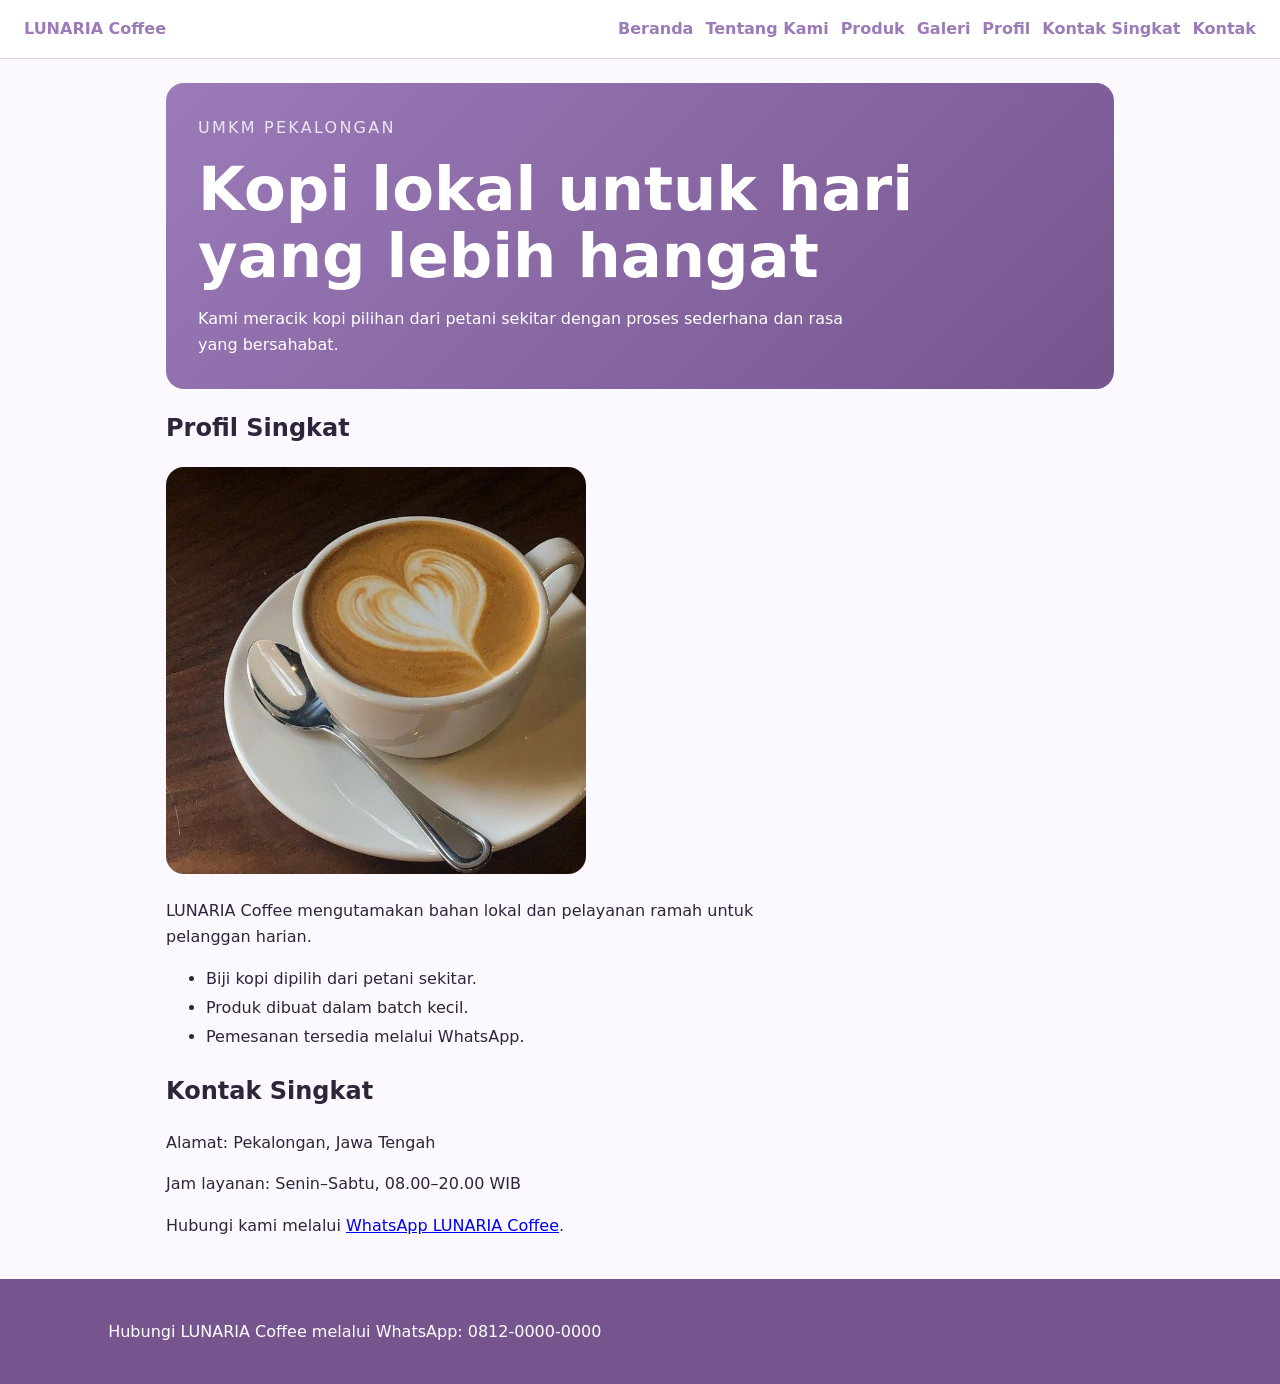
<file: index.html>
<!DOCTYPE html>
<html lang="id">
<head>
  <meta charset="UTF-8">
  <meta name="viewport" content="width=device-width, initial-scale=1.0">
  <title>LUNARIA Coffee</title>
  <link rel="stylesheet" href="css/style.css">
  <script src="js/app.js" defer></script>
</head>
<body>

<header class="site-header">
  <a class="brand" href="index.html">LUNARIA Coffee</a>

  <button
    class="menu-toggle"
    type="button"
    aria-label="Buka menu navigasi"
    aria-expanded="false"
    aria-controls="nav-menu"
  >
    ☰
  </button>

  <nav id="nav-menu" aria-label="Navigasi utama">
    <a href="index.html">Beranda</a>
    <a href="tentang.html">Tentang Kami</a>
    <a href="produk.html">Produk</a>
    <a href="galeri.html">Galeri</a>
    <a href="index.html#profil">Profil</a>
    <a href="index.html#kontak-singkat">Kontak Singkat</a>
    <a href="kontak.html">Kontak</a>
  </nav>
</header>

<main id="beranda">

  <section class="hero hero-grid" aria-labelledby="hero-title">
    <p class="eyebrow">UMKM Pekalongan</p>

    <h1 id="hero-title">Kopi lokal untuk hari yang lebih hangat</h1>

    <p>
      Kami meracik kopi pilihan dari petani sekitar dengan proses sederhana
      dan rasa yang bersahabat.
    </p>
  </section>

  <section id="profil" aria-labelledby="profil-title">
    <h2 id="profil-title">Profil Singkat</h2>

    <img
      class="profile-image"
      src="kopi.jpeg"
      alt="Gambar secangkir kopi LUNARIA Coffee"
    />

    <p>
      LUNARIA Coffee mengutamakan bahan lokal dan pelayanan ramah untuk pelanggan harian.
    </p>

    <ul>
      <li>Biji kopi dipilih dari petani sekitar.</li>
      <li>Produk dibuat dalam batch kecil.</li>
      <li>Pemesanan tersedia melalui WhatsApp.</li>
    </ul>
  </section>

  <section id="kontak-singkat" aria-labelledby="kontak-title">
    <h2 id="kontak-title">Kontak Singkat</h2>

    <p>Alamat: Pekalongan, Jawa Tengah</p>
    <p>Jam layanan: Senin–Sabtu, 08.00–20.00 WIB</p>

    <p>
      Hubungi kami melalui
      <a href="https://wa.me/6281200000000">WhatsApp LUNARIA Coffee</a>.
    </p>
  </section>

</main>

<footer id="kontak" class="site-footer">
  <p>Hubungi LUNARIA Coffee melalui WhatsApp: 0812-0000-0000</p>
</footer>

</body>
</html>
</file>
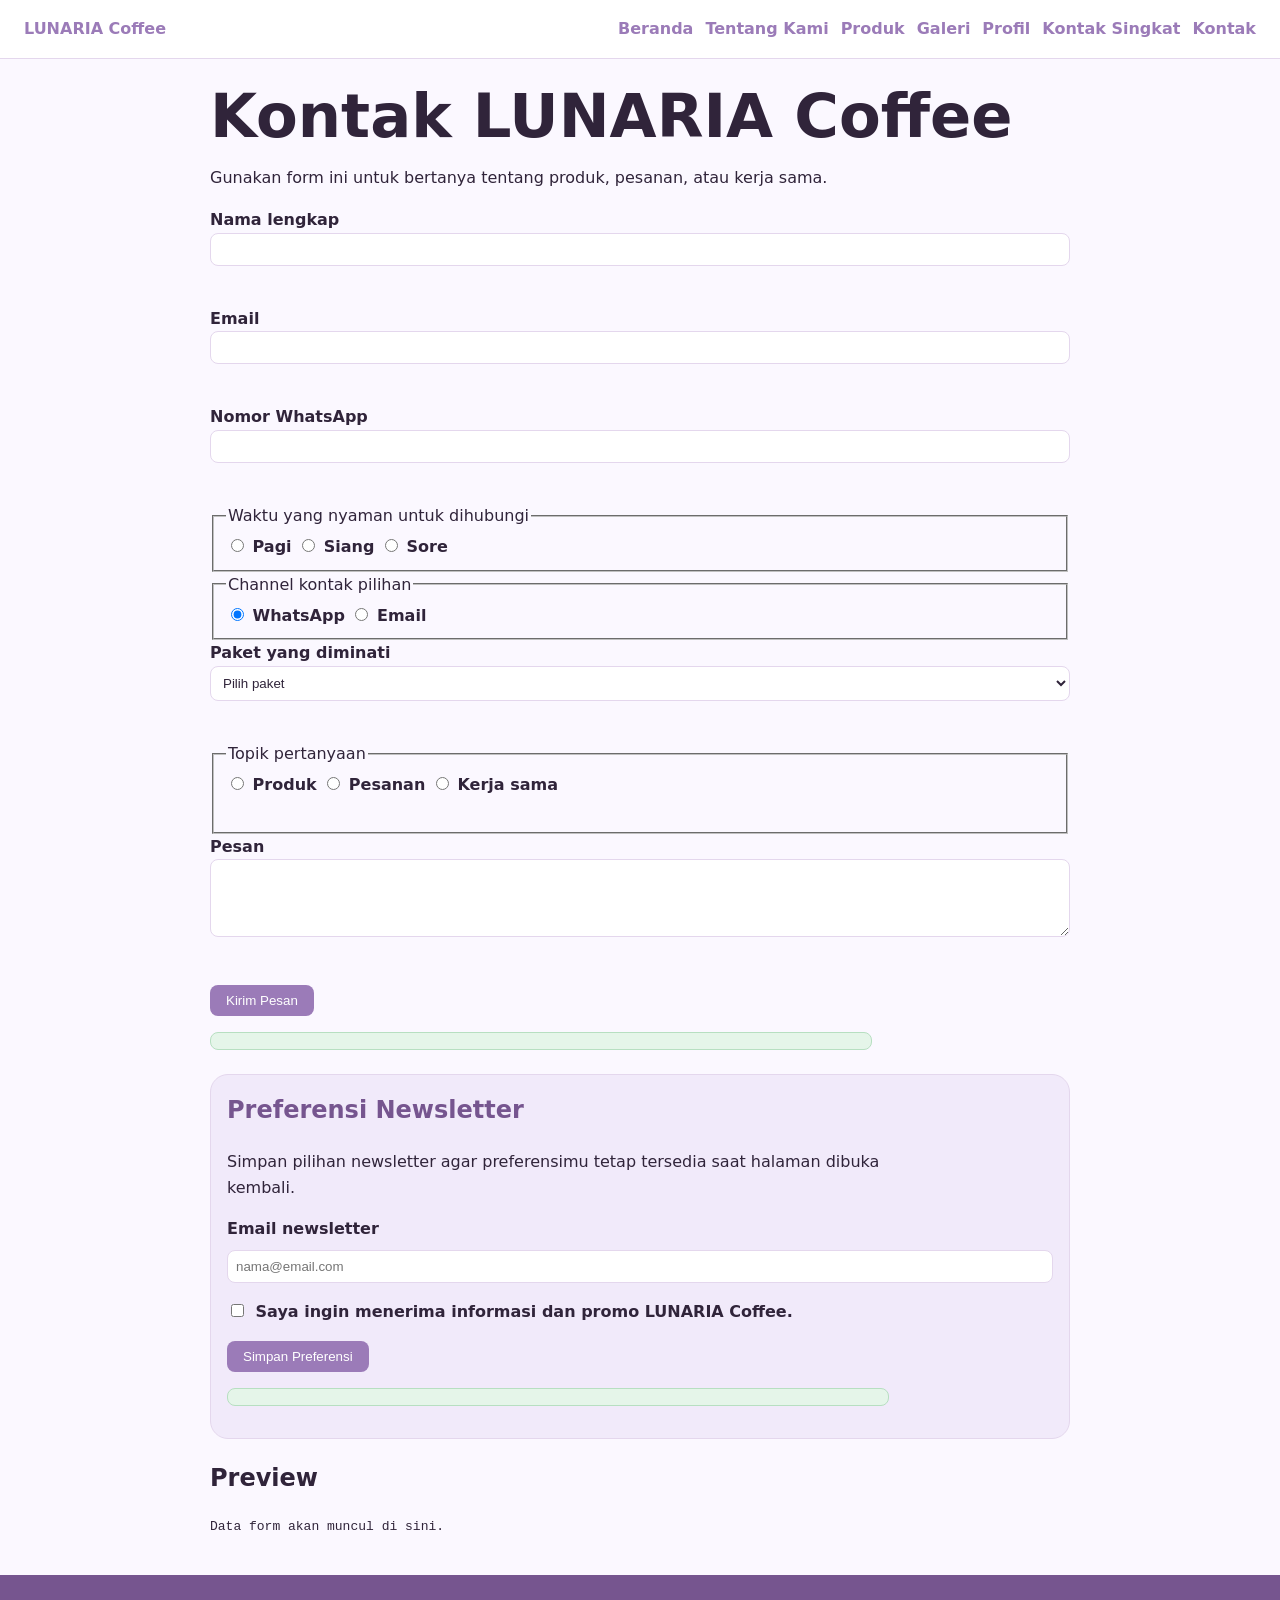
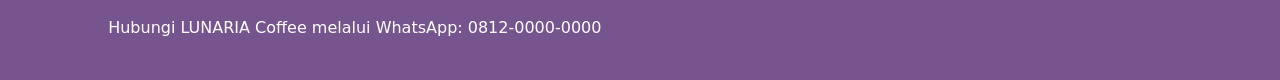
<file: kontak.html>
<!DOCTYPE html>
<html lang="id">
<head>
  <meta charset="UTF-8">
  <meta name="viewport" content="width=device-width, initial-scale=1.0">

  <title>Kontak - LUNARIA Coffee</title>

  <link rel="stylesheet" href="css/style.css">

  <script src="js/form.js" defer></script>
  <script src="js/newsletter.js" defer></script>
  <script src="js/app.js" defer></script>
</head>

<body>

<header class="site-header">
  <a class="brand" href="index.html">LUNARIA Coffee</a>

  <button
    class="menu-toggle"
    type="button"
    aria-label="Buka menu navigasi"
    aria-expanded="false"
    aria-controls="nav-menu"
  >
    ☰
  </button>

  <nav id="nav-menu" aria-label="Navigasi utama">
    <a href="index.html">Beranda</a>
    <a href="tentang.html">Tentang Kami</a>
    <a href="produk.html">Produk</a>
    <a href="galeri.html">Galeri</a>
    <a href="index.html#profil">Profil</a>
    <a href="index.html#kontak-singkat">Kontak Singkat</a>
    <a href="kontak.html">Kontak</a>
  </nav>
</header>

<main class="page">

  <h1>Kontak LUNARIA Coffee</h1>

  <p>
    Gunakan form ini untuk bertanya tentang produk, pesanan, atau kerja sama.
  </p>

  <form id="form-kontak" action="#" method="post" novalidate>

    <div class="field">
      <label for="nama">Nama lengkap</label>
      <input
        id="nama"
        name="nama"
        type="text"
        required
        minlength="3"
        aria-describedby="error-nama"
        aria-invalid="false"
      >
      <small id="error-nama" class="error-message"></small>
    </div>

    <div class="field">
      <label for="email">Email</label>
      <input
        id="email"
        name="email"
        type="email"
        required
        aria-describedby="error-email"
        aria-invalid="false"
      >
      <small id="error-email" class="error-message"></small>
    </div>

    <div class="field">
      <label for="telepon">Nomor WhatsApp</label>
      <input
  id="telepon"
  name="telepon"
  type="tel"
  pattern="(\\+62|62|0)8[1-9][0-9]{7,11}"
  aria-describedby="error-telepon"
  aria-invalid="false"
>
      <small id="error-telepon" class="error-message"></small>
    </div>

    <fieldset>
      <legend>Waktu yang nyaman untuk dihubungi</legend>

      <label>
        <input type="radio" name="waktu" value="pagi">
        Pagi
      </label>

      <label>
        <input type="radio" name="waktu" value="siang">
        Siang
      </label>

      <label>
        <input type="radio" name="waktu" value="sore">
        Sore
      </label>
    </fieldset>

    <fieldset>
      <legend>Channel kontak pilihan</legend>

      <label>
        <input type="radio" name="channel" value="whatsapp" checked>
        WhatsApp
      </label>

      <label>
        <input type="radio" name="channel" value="email">
        Email
      </label>
    </fieldset>

    <div class="field">
      <label for="paket">Paket yang diminati</label>

      <select
        id="paket"
        name="paket"
        required
        aria-describedby="error-paket"
        aria-invalid="false"
      >
        <option value="">Pilih paket</option>
        <option value="rumahan">Paket rumahan</option>
        <option value="kantor">Paket kantor</option>
        <option value="reseller">Paket reseller</option>
      </select>
      <small id="error-paket" class="error-message"></small>
    </div>

    <fieldset>
      <legend>Topik pertanyaan</legend>

      <label>
        <input
          type="radio"
          name="topik"
          value="produk"
          required
        >
        Produk
      </label>

      <label>
        <input type="radio" name="topik" value="pesanan">
        Pesanan
      </label>

      <label>
        <input type="radio" name="topik" value="kerja-sama">
        Kerja sama
      </label>
      <small id="error-topik" class="error-message"></small>
    </fieldset>

    <div class="field">
      <label for="pesan">Pesan</label>

      <textarea
        id="pesan"
        name="pesan"
        rows="4"
        required
        minlength="10"
        aria-describedby="error-pesan"
        aria-invalid="false"
      ></textarea>
      <small id="error-pesan" class="error-message"></small>
    </div>

    <button type="submit">
      Kirim Pesan
    </button>

    <p id="status-form" class="success-message" role="status" aria-live="polite"></p>

  </form>

  <section class="preference-panel" aria-labelledby="newsletter-title">
    <h2 id="newsletter-title">Preferensi Newsletter</h2>

    <p>
      Simpan pilihan newsletter agar preferensimu tetap tersedia saat halaman dibuka kembali.
    </p>

    <form id="form-newsletter">
      <div class="field">
        <label for="email-newsletter">Email newsletter</label>
        <input
          id="email-newsletter"
          name="emailNewsletter"
          type="email"
          placeholder="nama@email.com"
        >
      </div>

      <label>
        <input
          type="checkbox"
          id="newsletter-aktif"
          name="newsletterAktif"
        >
        Saya ingin menerima informasi dan promo LUNARIA Coffee.
      </label>

      <button type="submit">Simpan Preferensi</button>

      <p
        id="status-newsletter"
        class="success-message"
        role="status"
        aria-live="polite"
      ></p>
    </form>
  </section>

  <section aria-labelledby="preview-title">
    <h2 id="preview-title">Preview</h2>
    <pre id="preview">Data form akan muncul di sini.</pre>
  </section>

</main>

<footer class="site-footer">
  <p>
    Hubungi LUNARIA Coffee melalui WhatsApp: 0812-0000-0000
  </p>
</footer>

</body>
</html>
</file>
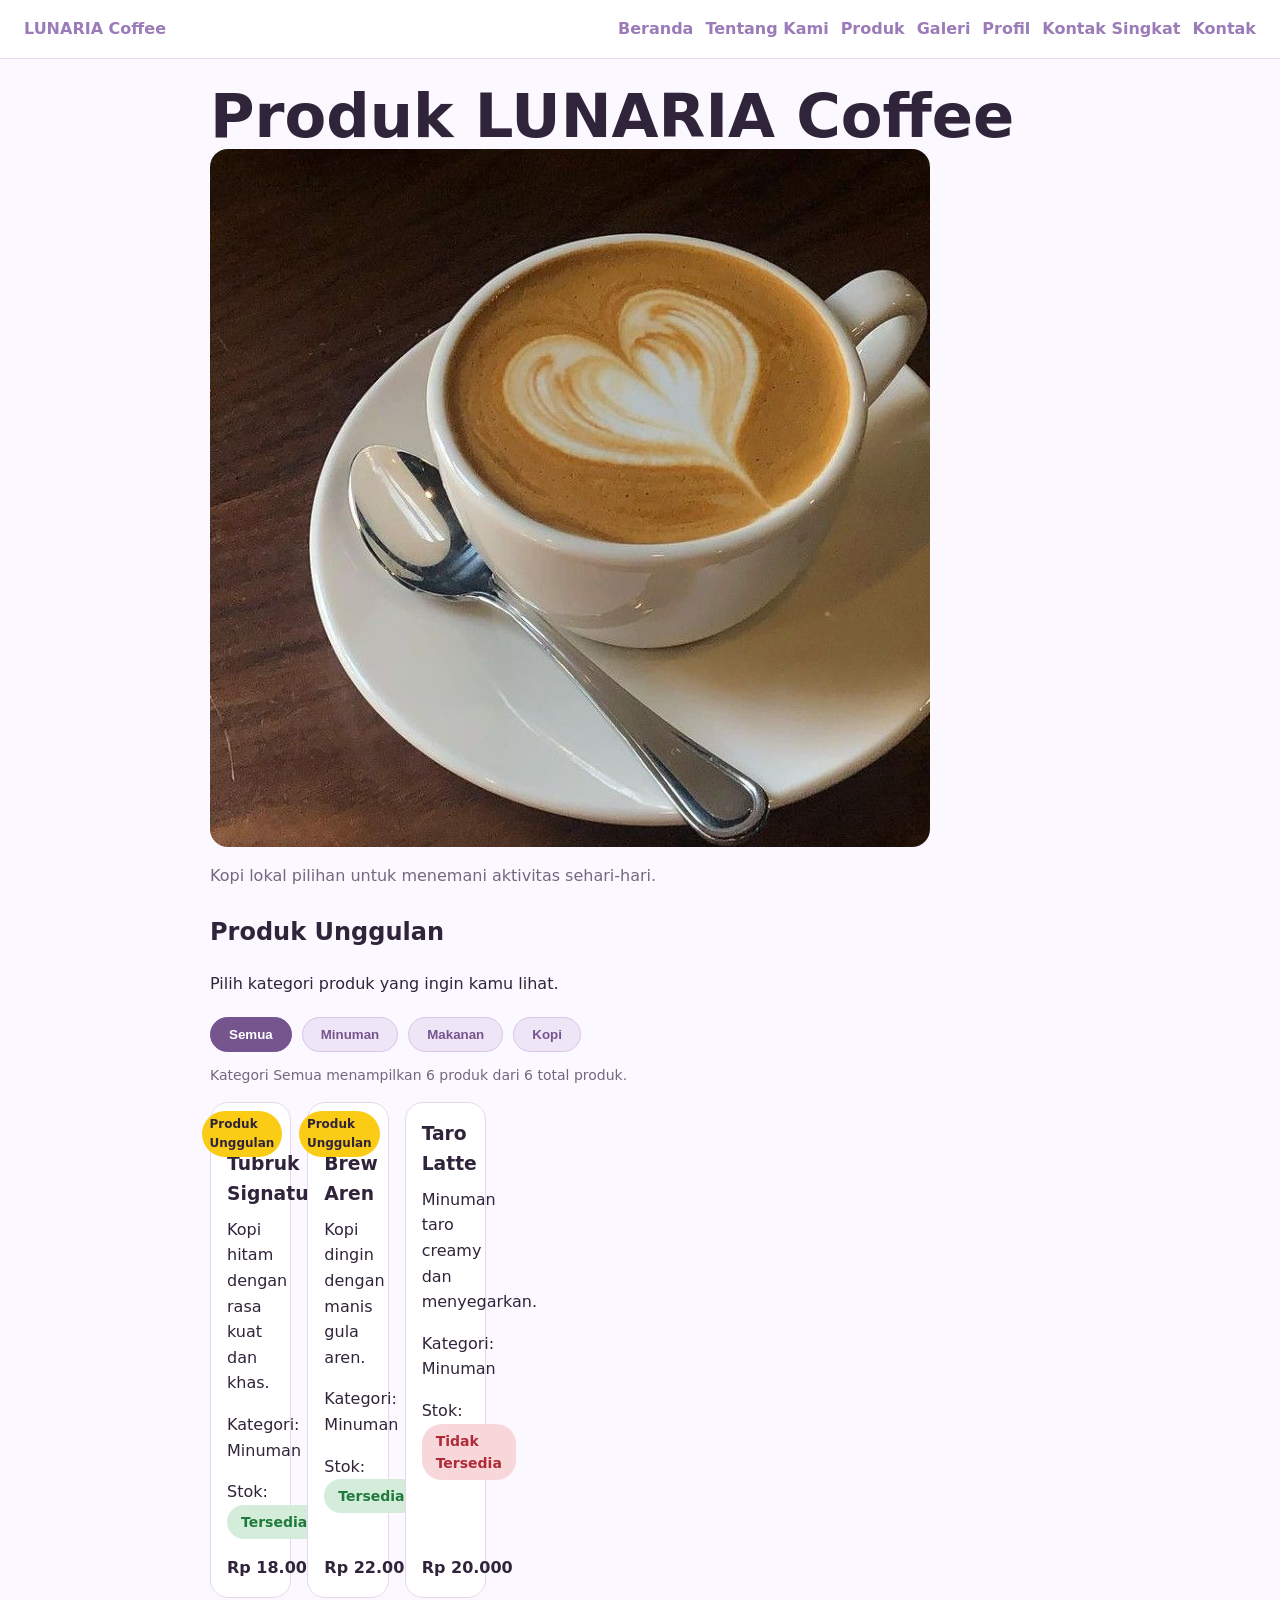
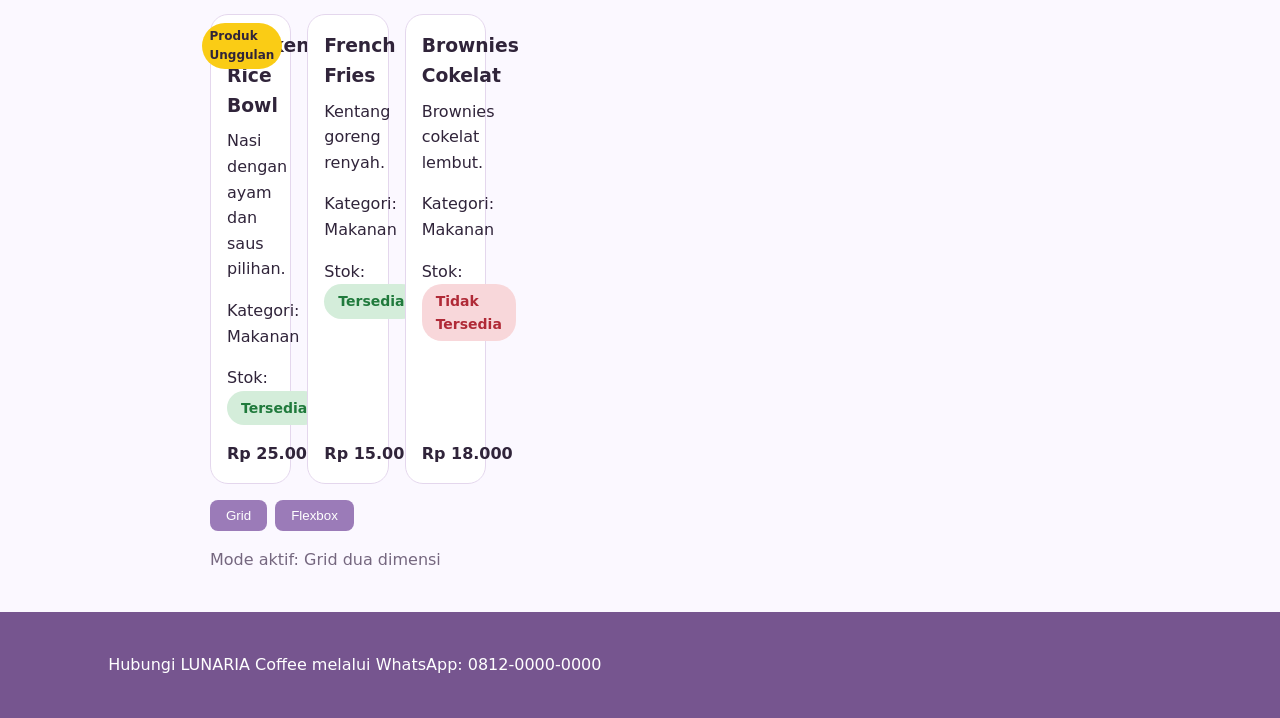
<file: produk.html>
<!DOCTYPE html>
<html lang="id">
<head>
  <meta charset="UTF-8">
  <meta name="viewport" content="width=device-width, initial-scale=1.0">
  <title>Produk - LUNARIA Coffee</title>
  <link rel="stylesheet" href="css/style.css">
</head>
<body>

<header class="site-header">
  <a class="brand" href="index.html">LUNARIA Coffee</a>

  <button
    class="menu-toggle"
    type="button"
    aria-label="Buka menu navigasi"
    aria-expanded="false"
    aria-controls="nav-menu"
  >
    ☰
  </button>

  <nav id="nav-menu" aria-label="Navigasi utama">
    <a href="index.html">Beranda</a>
    <a href="tentang.html">Tentang Kami</a>
    <a href="produk.html">Produk</a>
    <a href="galeri.html">Galeri</a>
    <a href="index.html#profil">Profil</a>
    <a href="index.html#kontak-singkat">Kontak Singkat</a>
    <a href="kontak.html">Kontak</a>
  </nav>
</header>

<main class="page">
  <section aria-labelledby="produk-title">
    <h1 id="produk-title">Produk LUNARIA Coffee</h1>

    <figure>
      <img src="kopi.jpeg" alt="Secangkir kopi LUNARIA Coffee">
      <figcaption>
        Kopi lokal pilihan untuk menemani aktivitas sehari-hari.
      </figcaption>
    </figure>

    <h2>Produk Unggulan</h2>
    <p>Pilih kategori produk yang ingin kamu lihat.</p>

    <div class="filter-container" role="group" aria-label="Filter kategori produk">
      <button type="button" class="filter-button is-active" data-filter="Semua">
        Semua
      </button>
      <button type="button" class="filter-button" data-filter="Minuman">
        Minuman
      </button>
      <button type="button" class="filter-button" data-filter="Makanan">
        Makanan
      </button>
      <button type="button" class="filter-button" data-filter="Kopi">
        Kopi
      </button>
    </div>

    <p id="produk-ringkasan" aria-live="polite"></p>

    <!-- Kartu produk langsung di bawah tombol kategori -->
    <div id="catalog" class="catalog layout-grid"
         aria-label="Katalog produk kopi">
      <div id="produk-dinamis"></div>
    </div>

    <!-- Pilihan layout dipindahkan ke bawah kartu produk -->
    <div class="layout-demo">
      <div class="toolbar-actions" role="group" aria-label="Pilihan layout katalog">
        <button type="button" data-layout="grid">Grid</button>
        <button type="button" data-layout="flex">Flexbox</button>
      </div>

      <p id="layoutStatus" class="layout-status" role="status">
        Mode aktif: Grid dua dimensi
      </p>
    </div>
  </section>
</main>

<footer class="site-footer">
  <p>Hubungi LUNARIA Coffee melalui WhatsApp: 0812-0000-0000</p>
</footer>

<script src="js/app.js" defer></script>
</body>
</html>
</file>
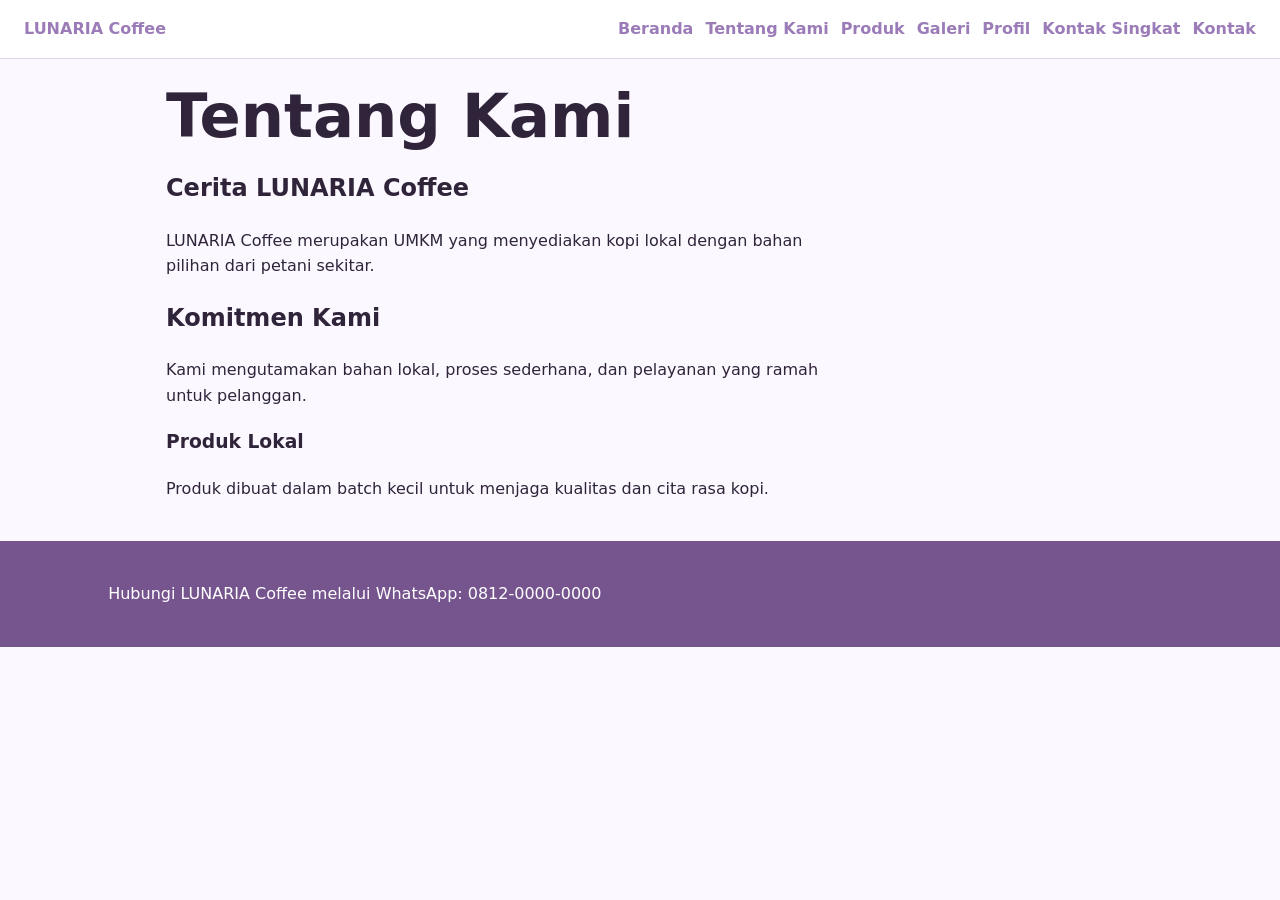
<file: tentang.html>
<!DOCTYPE html>
<html lang="id">
<head>
  <meta charset="UTF-8">
  <meta name="viewport" content="width=device-width, initial-scale=1.0">
  <title>Tentang Kami - LUNARIA Coffee</title>
  <link rel="stylesheet" href="css/style.css">
  <script src="js/app.js?v=4" defer></script>
</head>
<body>

<header class="site-header">
  <a class="brand" href="index.html">LUNARIA Coffee</a>

  <button
    class="menu-toggle"
    type="button"
    aria-label="Buka menu navigasi"
    aria-expanded="false"
    aria-controls="nav-menu"
  >
    ☰
  </button>

  <nav id="nav-menu" aria-label="Navigasi utama">
    <a href="index.html">Beranda</a>
    <a href="tentang.html">Tentang Kami</a>
    <a href="produk.html">Produk</a>
    <a href="galeri.html">Galeri</a>
    <a href="index.html#profil">Profil</a>
    <a href="index.html#kontak-singkat">Kontak Singkat</a>
    <a href="kontak.html">Kontak</a>
  </nav>
</header>

<main>
  <section aria-labelledby="tentang-title">
    <h1 id="tentang-title">Tentang Kami</h1>

    <h2>Cerita LUNARIA Coffee</h2>
    <p>
      LUNARIA Coffee merupakan UMKM yang menyediakan kopi lokal
      dengan bahan pilihan dari petani sekitar.
    </p>

    <h2>Komitmen Kami</h2>
    <p>
      Kami mengutamakan bahan lokal, proses sederhana,
      dan pelayanan yang ramah untuk pelanggan.
    </p>

    <h3>Produk Lokal</h3>
    <p>
      Produk dibuat dalam batch kecil untuk menjaga kualitas
      dan cita rasa kopi.
    </p>
  </section>
</main>

<footer class="site-footer">
  <p>Hubungi LUNARIA Coffee melalui WhatsApp: 0812-0000-0000</p>
</footer>

</body>
</html>
</file>
<file: css/style.css>
* {
  box-sizing: border-box;
}

:root {
  --color-primary: #9b7bb8;
  --color-primary-strong: #76558f;
  --color-text: #30243a;
  --color-muted: #75677f;
  --color-surface: #ffffff;
  --color-border: #e4d7ed;
  --color-focus: #76558f;

  --space-1: 4px;
  --space-2: 8px;
  --space-3: 16px;
  --space-4: 24px;

  --radius-sm: 8px;
  --radius-md: 18px;
}
body {
  margin: 0;
  background: #fbf8ff;
  color: var(--color-text);
  font-family: system-ui, -apple-system, BlinkMacSystemFont, "Segoe UI", sans-serif;
  line-height: 1.6;
}

.site-header {
  position: sticky;
  top: 0;
  display: flex;
  justify-content: space-between;
  gap: var(--space-3);
align-items: center;
padding: var(--space-3) var(--space-4);
  background: var(--color-surface);
  border-bottom: 1px solid var(--color-border);
}

.brand {
  color: var(--color-primary);
  font-weight: 800;
  text-decoration: none;
}

nav a {
  color: var(--color-primary);
  font-weight: 700;
}


a:focus-visible {
  outline: 3px solid var(--color-focus);
  outline-offset: 4px;
}
main {
  max-width: 980px;
  margin: 0 auto;
  padding: var(--space-4) var(--space-3);
}

.hero {
  border-radius: var(--radius-md);
  background: linear-gradient(135deg, #9b7bb8, #76558f);
  color: var(--color-surface);
padding: var(--space-4);
}
.eyebrow {
  margin: 0 0 var(--space-1);
  letter-spacing: 0.14em;
  text-transform: uppercase;
  opacity: 0.82;
}
h1 {
  margin: 0;
  font-size: clamp(2rem, 7vw, 3.8rem);
  line-height: 1.1;
}
p {
  max-width: 65ch;
}

.profile-image {
  width: 100%;
  max-width: 420px;
  border-radius: var(--radius-md);
  object-fit: cover;
}

ul {
  line-height: 1.8;
}

.site-footer {
padding: var(--space-4);
  background: var(--color-primary-strong);
  color: var(--color-surface);
  text-align: center;
}
.page {
  max-width: 860px;
  margin: 0 auto;
  padding: var(--space-4) var(--space-3);
}

img {
  max-width: 100%;
  height: auto;
}

figure {
  margin: 0 0 24px;
}

figcaption {
  margin-top: 8px;
  color: var(--color-muted);
}

table {
  width: 100%;
  border-collapse: collapse;
  background: var(--color-surface);
}

caption {
  text-align: left;
  font-weight: 700;
  margin-bottom: 8px;
}

th,
td {
  border: 1px solid var(--color-border);
  padding: var(--space-2);
  text-align: left;
}

thead {
  background: var(--color-surface);
}
nav a:hover {
  color: var(--color-primary-strong);
}

button {
  background: var(--color-primary);
  color: var(--color-surface);
  border: none;
  border-radius: var(--radius-sm);
  padding: var(--space-2) var(--space-3);
  cursor: pointer;
}

button:hover {
  background: var(--color-primary-strong);
}

button:focus-visible {
  outline: 3px solid var(--color-focus);
  outline-offset: 3px;
}
.profile-image,
img {
  border-radius: var(--radius-md);
}
label {
  color: var(--color-text);
  font-weight: 600;
}

input,
select,
textarea {
  width: 100%;
  padding: var(--space-2);
  border: 1px solid var(--color-border);
  border-radius: var(--radius-sm);
  background: var(--color-surface);
  color: var(--color-text);
}

input:focus-visible,
select:focus-visible,
textarea:focus-visible {
  outline: 3px solid var(--color-focus);
  outline-offset: 2px;
}
input[type="radio"],
input[type="checkbox"] {
  width: auto;
}


/* Grid untuk galeri produk */
.gallery-grid {
  display: grid;
  grid-template-columns: repeat(2, minmax(0, 1fr));
  gap: var(--space-3);
  align-items: start;
}

.gallery-grid figure {
  margin: 0;
  min-width: 0;
}

.gallery-grid img {
  display: block;
  width: 100%;
  height: auto;
}

.hero-grid {
  display: grid;
  grid-template-columns: minmax(0, 1fr);
  gap: var(--space-3);
  align-items: center;
}

.hero-grid .eyebrow,
.hero-grid h1,
.hero-grid p {
  margin-top: 0;
  margin-bottom: 0;
}


.product-card {
  position: relative;
}

.product-badge {
  position: absolute;
  top: 10px;
  right: 10px;
  z-index: 1;
  padding: 4px 10px;
  border-radius: 20px;
  background: #76558f;
  color: white;
  font-size: 12px;
  font-weight: 700;
}


/* Kartu produk dengan Flexbox */
.product-list {
  display: flex;
  flex-wrap: wrap;
  gap: var(--space-3);
  list-style: none;
  padding: 0;
  margin: var(--space-3) 0;
}

.product-item {
  flex: 1 1 180px;
  min-width: 0;
  padding: var(--space-3);
  background: var(--color-surface);
  border: 1px solid var(--color-border);
  border-radius: var(--radius-md);
  font-weight: 600;
}


/* Navigasi agar rapi di layar HP */
.site-header {
  flex-wrap: wrap;
}

.site-header nav {
  display: flex;
  flex-wrap: wrap;
  gap: 8px 12px;
}

.site-header nav a {
  text-decoration: none;
}


/* P06: demo layout katalog */
.layout-demo {
  margin-top: var(--space-3);
}

.toolbar-actions {
  display: flex;
  flex-wrap: wrap;
  gap: var(--space-2);
}

.layout-status {
  color: var(--color-muted);
}

.catalog {
  gap: var(--space-3);
  margin-top: var(--space-3);
}

.layout-grid {
  display: grid;
  grid-template-columns: repeat(3, minmax(0, 1fr));
}

.layout-flex {
  display: flex;
  flex-wrap: wrap;
}

.layout-flex .demo-product-card {
  flex: 0 0 180px;
}

.demo-product-card {
  position: relative;
  display: flex;
  flex-direction: column;
  min-width: 0;
  padding: var(--space-3);
  background: var(--color-surface);
  border: 1px solid var(--color-border);
  border-radius: var(--radius-md);
}

.demo-product-card h3 {
  margin: 0 0 var(--space-2);
}

.demo-product-card p {
  margin-top: 0;
}

.demo-badge {
  position: absolute;
  top: var(--space-2);
  right: var(--space-2);
  padding: 4px 8px;
  border-radius: 999px;
  background: #facc15;
  color: #30243a;
  font-size: 12px;
  font-weight: 800;
}

.demo-product-card:first-child h3 {
  padding-right: 76px;
}

.card-actions {
  display: flex;
  justify-content: space-between;
  align-items: center;
  flex-wrap: wrap;
  gap: var(--space-2);
  margin-top: auto;
}

/*@media (max-width: 520px) {
  .layout-grid {
    grid-template-columns: 1fr;
  }
}*/
.site-header { position: static; }
.layout-grid, .gallery-grid { grid-template-columns: 1fr; }

@media (min-width: 30rem) {
  .gallery-grid { grid-template-columns: repeat(2, minmax(0, 1fr)); }
}
@media (min-width: 45rem) {
  .site-header { position: sticky; }
}
@media (min-width: 47rem) {
  .layout-grid { grid-template-columns: repeat(3, minmax(0, 1fr)); }
}
/* nilai fluida (bagian 4) */
.page { width: min(100% - 2rem, 860px); max-width: none; padding-inline: 0; }
.hero { padding: clamp(1rem, 3vw, 2rem); }
.demo-product-card { padding: clamp(0.75rem, 2.5vw, 1rem); }

/* perbaikan lain */
.table-wrap { overflow-x: auto; }
pre { white-space: pre-wrap; overflow-wrap: anywhere; }
.field { margin-bottom: var(--space-3); }
fieldset { min-width: 0; }

/* BADGE STATUS STOK */
.status-stok {
  display: inline-block;
  padding: 6px 14px;
  border-radius: 20px;
  font-size: 14px;
  font-weight: bold;
}

.status-stok.tersedia {
  background-color: #d4edda;
  color: #207a3c;
}

.status-stok.tidak-tersedia {
  background-color: #f8d7da;
  color: #b02a37;
}


/* HAMBURGER MENU */
.menu-toggle {
  display: none;
  font-size: 24px;
  line-height: 1;
}

/* Tampilan HP */
@media (max-width: 47rem) {
  .menu-toggle {
    display: block;
  }

  .site-header {
    position: sticky;
    flex-wrap: wrap;
  }

  .site-header nav {
    display: none;
    flex-direction: column;
    flex-basis: 100%;
    gap: 12px;
    padding-top: 12px;
  }

  .site-header nav.menu-terbuka {
  display: flex;
}

  .site-header nav a {
    display: block;
    padding: 8px 0;
  }
}

/* Tampilan laptop */
@media (min-width: 47.01rem) {
  .menu-toggle {
    display: none;
  }

  .site-header nav {
    display: flex;
    flex-wrap: wrap;
    gap: 8px 12px;
  }
}


/* P11: FILTER KATEGORI PRODUK */
.filter-container {
  display: flex;
  flex-wrap: wrap;
  gap: 10px;
  margin: 20px 0 12px;
}

.filter-button {
  background: #eee5f6;
  color: #76558f;
  border: 1px solid #d8c5e8;
  border-radius: 25px;
  padding: 9px 18px;
  font-weight: 700;
  transition: 0.2s ease;
}

.filter-button:hover {
  background: #dfd0ed;
}

.filter-button.is-active {
  background: #76558f;
  color: white;
  border-color: #76558f;
}

#produk-ringkasan {
  color: var(--color-muted);
  font-size: 14px;
  margin: 12px 0;
}

/* EMPTY STATE */
.empty-state {
  padding: 24px;
  margin: 16px 0;
  text-align: center;
  background: #f1eafa;
  color: #76558f;
  border: 1px dashed #b99bcf;
  border-radius: var(--radius-md);
}
/* P11: GRID KARTU PRODUK */
#produk-dinamis {
  display: grid;
  grid-template-columns: repeat(3, minmax(0, 1fr));
  gap: var(--space-3);
  width: 100%;
}

@media (max-width: 700px) {
  #produk-dinamis {
    grid-template-columns: repeat(2, minmax(0, 1fr));
  }
}

@media (max-width: 420px) {
  #produk-dinamis {
    grid-template-columns: 1fr;
  }
}


/* P12: VALIDASI FORM */
input[aria-invalid="true"],
select[aria-invalid="true"],
textarea[aria-invalid="true"] {
  border: 2px solid #dc3545;
  background-color: #fff8f8;
}

.error-message {
  display: block;
  min-height: 20px;
  margin-top: 4px;
  color: #b02a37;
  font-size: 13px;
  font-weight: 600;
}

.success-message {
  margin-top: var(--space-3);
  padding: var(--space-2) var(--space-3);
  color: #207a3c;
  background: #e5f5e9;
  border: 1px solid #b7dfc1;
  border-radius: var(--radius-sm);
}

/* P12: PANEL PREFERENSI NEWSLETTER */
.preference-panel {
  margin-top: var(--space-4);
  padding: var(--space-3);
  background: #f1eafa;
  border: 1px solid var(--color-border);
  border-radius: var(--radius-md);
}

.preference-panel h2 {
  margin-top: 0;
  color: var(--color-primary-strong);
}

.preference-panel label {
  display: block;
  margin-bottom: var(--space-2);
}

.preference-panel input[type="checkbox"] {
  width: auto;
  margin-right: 6px;
}

.preference-panel button {
  margin-top: var(--space-2);
}
</file>
